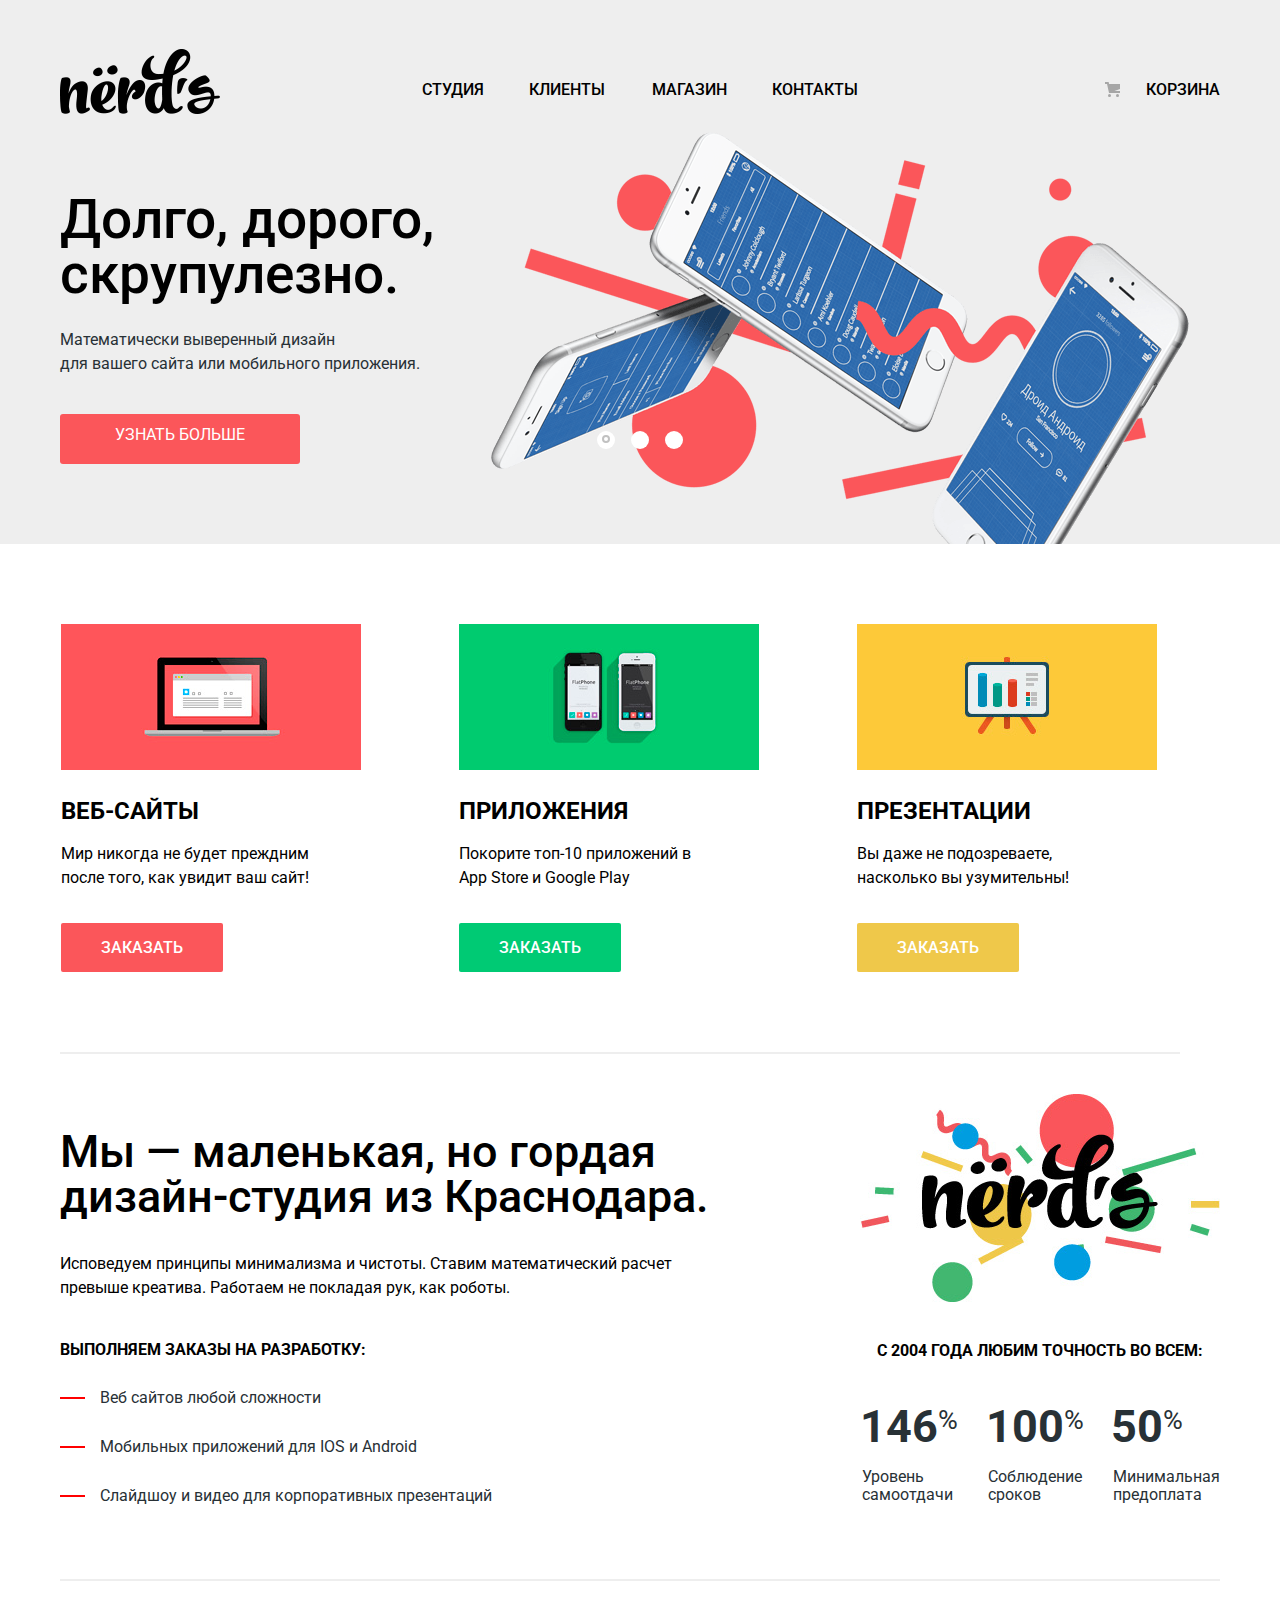
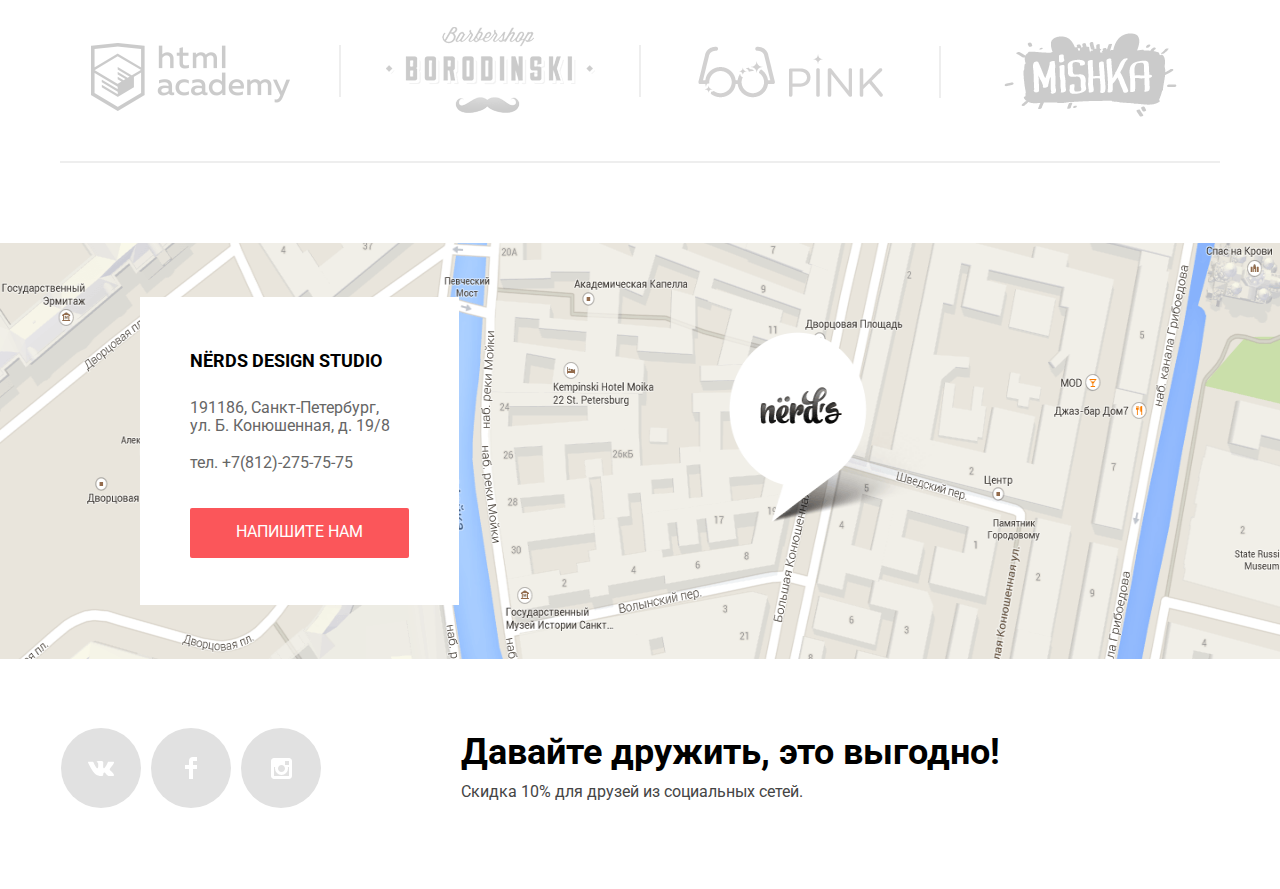
<file: index.html>
<!DOCTYPE HTML>
<html lang="RU">
<head>
<meta charset="utf-8">
<link href="https://fonts.googleapis.com/css?family=Roboto:400,500,700&amp;subset=cyrillic" rel="stylesheet">
<link href="css/normalize.css" rel="stylesheet">
<link href="css/style.css" rel="stylesheet">
<title>Макет HTML Academy "Нёрдс"</title>
</head>
<body>
  <header class="main-header">
    <div class="container">
     <nav class="main-navigation">
      <a href="#" class="main-logo">
          <img src="img/main-logo.png" width="160" height="65" alt="Логотип дизайн-студии Нёрдс">
      </a>
      <ul class="site-navigation">
        <li><a href="#">Студия</a></li>
        <li><a href="#">Клиенты</a></li>
        <li><a href="catalog.html">Магазин</a></li>
        <li><a href="#">Контакты</a></li>
      </ul>
      <ul class="user-navigation">
        <li><a class="cart-link" href="#">Корзина</a></li>
      </ul>
     </nav>
    </div>
    <section class="slider">
     <div class="container">
      <h2 class="visually-hidden">Преимущества</h2>
      <input class="visually-hidden" type="radio" id="product-1" name="toggle" checked>
      <input class="visually-hidden" type="radio" id="product-2" name="toggle">
      <input class="visually-hidden" type="radio" id="product-3" name="toggle">
     <div class="slider-controls">
      <label class="slider-controls-item slider-controls-item--1" for="product-1">Первый</label>
      <label class="slider-controls-item slider-controls-item--2" for="product-2">Второй</label>
      <label class="slider-controls-item slider-controls-item--3" for="product-3">Третий</label>
     </div>
     <ul class="slider-list">
      <li class="slider-item">
       <h3>Долго, дорого,<br> скрупулезно.</h3>
       <p>Математически выверенный дизайн<br> для вашего сайта или мобильного приложения.</p>
       <a class="slider-item-button" href="#">Узнать больше</a>
      </li>
      <li class="slider-item">
       <h3>Любим математику как никто другой</h3>
       <p>Никакого креатива, только математические формулы для расчета идеальных пропорций.</p>
       <a class="slider-item-button" href="#">Узнать больше</a>
      </li>
      <li class="slider-item">
       <h3>Только ночь,<br> только хардкор</h3>
        <p>Работать днем, как все? Мы против этого.<br> Ближе к полуночи работа только начинается.</p>
        <a class="slider-item-button" href="#">Узнать больше</a>
      </li>
     </ul>
    </section>
  </header>
  <main class="container">
    <section class="features">
      <ul class="features-list">
        <li class="features-item">
      <h1 class="visually-hidden">Дизайн-студия Нёрдс</h1>
      <h2>Веб-сайты</h2>
      <p>Мир никогда не будет преждним
      после того, как увидит ваш сайт!</p>
      <a class="button btn-red" href="#">Заказать</a>
    </li>
    <li class="features-item">
      <h2>Приложения</h2>
      <p>Покорите топ-10 приложений
      в App Store и Google Play </p>
      <a class="button btn-green" href="#">Заказать</a>
    </li>
    <li class="features-item">
      <h2>Презентации</h2>
      <p>Вы даже не подозреваете,
      насколько вы узумительны!</p>
      <a class="button btn-yellow" href="#">Заказать</a>
    </li>
  </ul>
    </section>
    <section class="about-us">
      <div class="us">
        <b>Мы &mdash; маленькая, но гордая
        дизайн-студия из Краснодара.</b>
        <p>Исповедуем принципы минимализма и чистоты. Ставим математический
        расчет превыше креатива. Работаем не покладая рук, как роботы.</p>
        <h4 class="list-header">
        Выполняем заказы на разработку:
        </h4>
        <ul class="list-order"> 
          <li class="order">Веб сайтов любой сложности</li>
          <li class="order">Мобильных приложений для IOS и Android</li>
          <li class="order">Слайдшоу и видео для корпоративных презентаций</li>
        </ul>
      </div>
      <div class="statistic">
        <img src="img/nerds-logo.png" width="360" height="208" alt="Логотип дизайн-студии Нёрдс" class="logo-stat"> 
        <h4 class="table-header">с <time datetime="2014-01-01">2004</time> года любим точность во всем:</h4>
        <table class="table">
          <tr>
            <th><span>146<sup>%</sup></span></th>
            <th><span>100<sup>%</sup></span></th>
            <th><span>50<sup>%</sup></span></th>
          </tr>
          <tr>
            <td>Уровень самоотдачи</td>
            <td>Соблюдение сроков</td>
            <td>Минимальная предоплата</td>
          </tr>
        </table>
      </div>
    </section>

    <section class="our-project">
      <p class="visually-hidden">Сайты-партнёры</p>
      <ul class="project-list">
        <li>
         <a href="https://htmlacademy.ru/intensive/htmlcss" class="html-academy">
          <img src="img/html-academy1.png" width="199" height="68" alt="сайт HTML Академия">
         </a>
        </li>
        <li>
         <a href="#" class="borodinski">
          <img src="img/borodinski1.png" width="209" height="90" alt="сайт Borodinski">
         </a>
        </li>
        <li>
         <a href="#" class="pink">
          <img src="img/pink1.png" width="185" height="52" alt="сайт Pink">
         </a>
        </li>
        <li>
         <a href="#" class="mishka">
          <img src="img/mishka1.png" width="173" height="84" alt="сайт Mishki">
         </a>
        </li>
      </ul>
    </section>
  </main>
  <footer class="main-footer">
    <section class="map">
      <div class="img-map">
        
      <img src="img/map.png" width="1500" height="416" alt="Карта">
      </div>
        <div class="container">
         <div class="address">
          <h3>NЁrds design studio</h3>
          <p>191186, Санкт-Петербург,&nbsp;
           ул. Б. Конюшенная, д. 19/8</p>
          <p>тел. <a href="tel:+78122757575">+7(812)-275-75-75</a></p>
          <p> <a href="#" class="button modal">Напишите нам</a></p>
         </div>
        </div>
    </section>
    <div class="container">
     <div class="footer-social">
      <ul>
        <li><a href="#" class="social-button">
          <span class="visually-hidden">Vk</span>
          <svg xmlns="http://www.w3.org/2000/svg" width="26" height="15" viewBox="0 0 26 15"><path fill="#FFF" d="M16.138 11.51c.956-.309 2.18 2.04 3.483 2.939.978.681 1.727.534 1.727.534l3.473-.05s1.815-.112.957-1.554c-.071-.12-.503-1.069-2.585-3.022-2.177-2.043-1.882-1.712.739-5.244 1.597-2.153 2.236-3.468 2.036-4.028-.192-.539-1.365-.399-1.365-.399L20.69.713c-.381.001-.704.119-.851.515-.003.004-.621 1.666-1.445 3.079-1.741 2.989-2.436 3.148-2.724 2.961-.661-.433-.494-1.737-.494-2.664 0-2.897.432-4.105-.846-4.417-.427-.104-.739-.172-1.828-.182-1.392-.021-2.574 0-3.244.329-.445.223-.786.712-.579.74.26.035.843.16 1.155.586.401.552.389 1.789.389 1.789s.229 3.411-.54 3.834c-.528.29-1.25-.302-2.803-3.016-.793-1.388-1.392-2.922-1.392-2.922s-.116-.285-.326-.441c-.25-.185-.6-.244-.6-.244L.848.684S.29.7.085.946c-.182.218-.015.668-.015.668s2.909 6.881 6.203 10.347c3.02 3.182 6.452 2.971 6.452 2.971h1.555s.469-.054.709-.312c.224-.24.214-.691.214-.691s-.031-2.109.935-2.419z"/></svg>
        </a></li>
        <li><a href="#" class="social-button">
          <span class="visually-hidden">Facebook</span>
          <svg xmlns="http://www.w3.org/2000/svg" width="12" height="22" viewBox="0 0 12 22"><path fill="#FFF" d="M12 4V0H8a4 4 0 0 0-4 4v4H0v4h4v10h4V12h4V8H8V4h4z"/></svg>
        </a></li>
        <li><a href="#" class="social-button">
          <span class="visually-hidden">Instagram</span>
          <svg xmlns="http://www.w3.org/2000/svg" width="21" height="21" viewBox="0 0 21 21"><path fill="#FFF" d="M18 0H3C1.35 0 0 1.35 0 3v15c0 1.65 1.35 3 3 3h15c1.65 0 3-1.35 3-3V3c0-1.65-1.35-3-3-3zm-7.5 7c1.93 0 3.5 1.57 3.5 3.5S12.43 14 10.5 14 7 12.43 7 10.5 8.57 7 10.5 7zM18 18H3V9h1.181A6.504 6.504 0 0 0 4 10.5a6.5 6.5 0 1 0 13 0 6.45 6.45 0 0 0-.181-1.5H18v9zm0-11h-4V3h4v4z"/></svg>
        </a></li>
      </ul>
    <div class="friendship">
      <b class="friendships" >Давайте дружить, это выгодно!</b>
      <p>Скидка 10% для друзей из социальных сетей.</p>
    </div>
  </div>
</div>
  </footer>
  <section class="modal-window">
    <button class="modal-close">Закрыть</button>
    <h3>Напишите нам</h3>
    <form class="appointment-form action" method="post">
      <div class="row">
        <p>
          <label for="appointment-name">Ваше имя:</label>
          <input id="appointment-name" type="text" placeholder="Имя Фамилия">
        </p>
        <p>
          <label for="appointment-mail">Ваш e-mail:</label>
          <input id="appointment-mail" type="text" placeholder="email@example.com">
        </p>
      </div>
        <p>
          <label for="appointment-text">Текст письма</label>
          <textarea id="appointment-text" name="comment" placeholder="В свободной форме" cols="40" rows="5"></textarea>
        </p>
        <p>
          <button class="button">Отправить</button>
        </p>
      </form>
    </section>
    <script src="js/popup.js"></script>
</body>
</html>
</file>
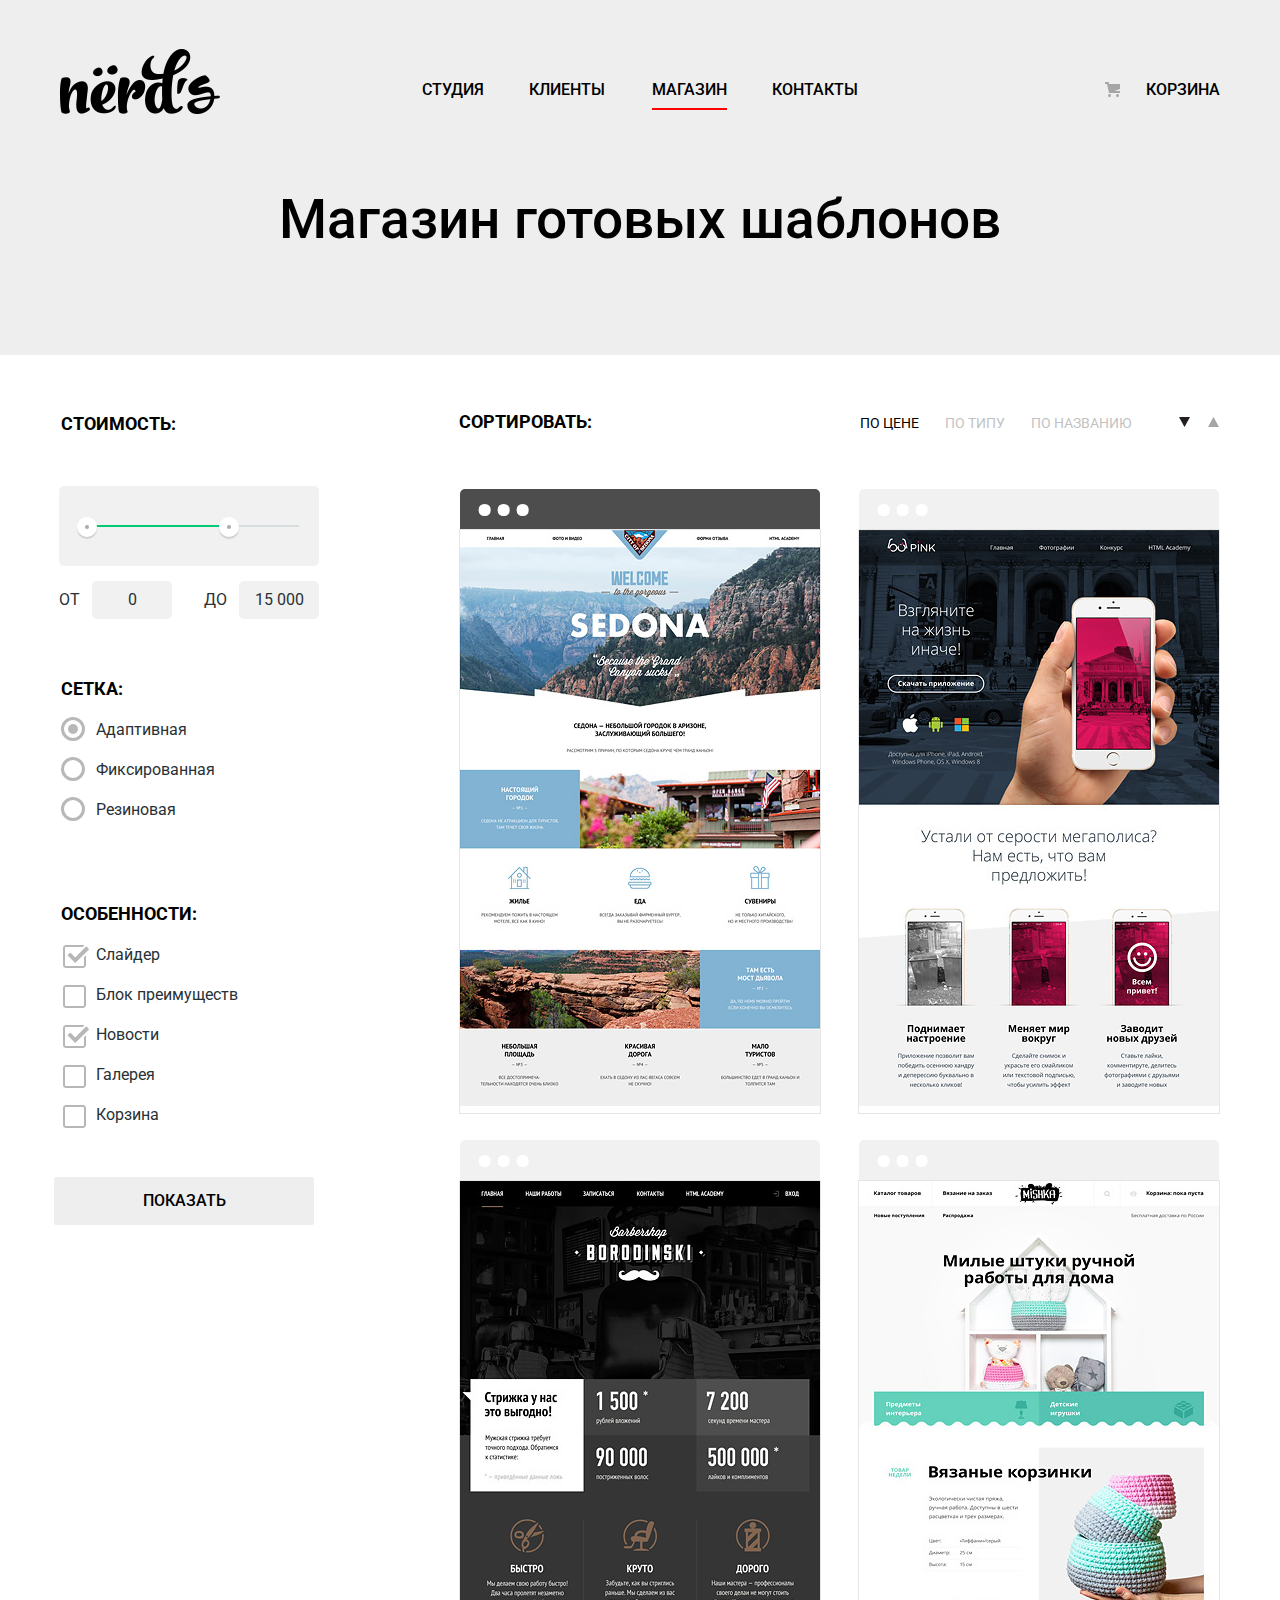
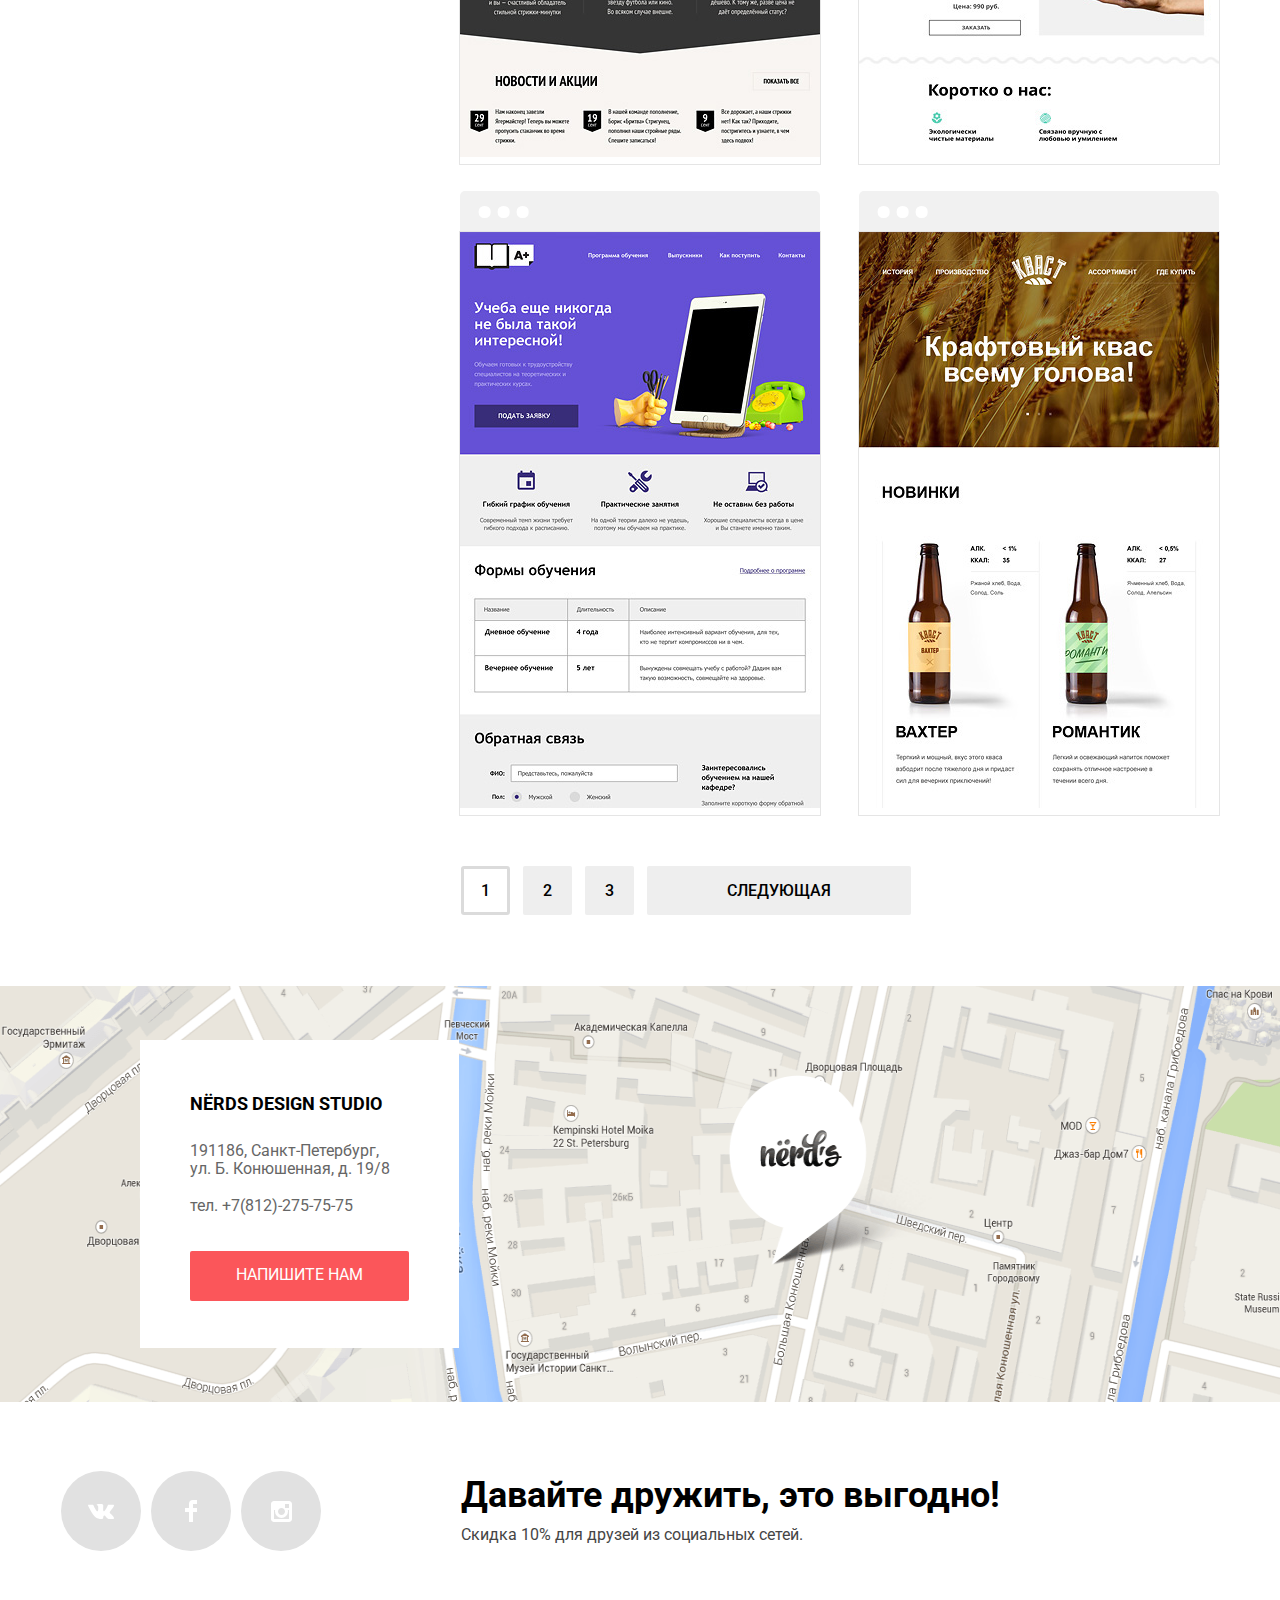
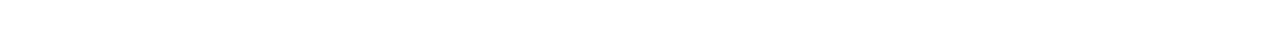
<file: catalog.html>
<!DOCTYPE HTML>
<html lang="RU">
<head>
<meta charset="utf-8">
<link href="https://fonts.googleapis.com/css?family=Roboto:400,500,700&amp;subset=cyrillic" rel="stylesheet">
<link href="css/normalize.css" rel="stylesheet">
<link href="css/style.css" rel="stylesheet">
<title>Макет HTML Academy "Нёрдс"</title>
</head>
<body>
  <header class="main-header">
    <div class="container">
    <nav class="main-navigation">
        <a href="index.html" class="main-logo">
          <img src="img/main-logo.png" width="160" height="65" alt="Логотип дизайн-студии Нёрдс">
        </a>
      <ul class="site-navigation">
        <li><a href="#">Студия</a></li>
        <li><a href="#">Клиенты</a></li>
        <li><a href="#" class="site-navigation-current">Магазин</a></li>
        <li><a href="#">Контакты</a></li>
      </ul>
      <ul class="user-navigation">
        <li><a href="#">Корзина</a></li>
      </ul>
    </nav>
    <h1 class="header-name">Магазин готовых шаблонов</h1>
  </div>
  </header>
  <main class="container catalog-page">
    <section class="filters">
   <form method="get" action="https://echo.htmlacademy.ru" class="filter">
    <fieldset class="fieldset">
      <legend class="main-head">Стоимость:</legend>
        <div class="range-filter">
          <div class="range-controls">
            <div class="scale">
              <div class="bar"></div>
              </div>
            <div class="toggle toggle-min"></div>
            <div class="toggle toggle-max"></div>
          </div>
          <div class="price-controls">
            <label class="min-price">от<input name="min-price" type="text" value="0"></label>
            <label class="max-price">до<input name="max-price" type="text" value="15 000"></label>
          </div>
        </div>
      </fieldset>
      <fieldset class="fieldset">
          <legend class="legend">Сетка:</legend>
          <ul>
            <li class="filter-option">
              <input class="visually-hidden filter-input filter-input-radio" type="radio" name="grid" value="adapt" id="filter-adapt" checked>
              <label for="filter-adapt">Адаптивная</label>
            </li>
            <li class="filter-option">
              <input class="visually-hidden filter-input filter-input-radio" type="radio" name="grid" value="fixt" id="filter-fixt">
              <label for="filter-fixt">Фиксированная</label>
            </li>
            <li class="filter-option">
              <input class="visually-hidden filter-input filter-input-radio" type="radio" name="grid" value="rubber" id="filter-rubber">
              <label for="filter-rubber">Резиновая</label>
            </li>
          </ul>
        </fieldset>
        <fieldset class="fieldset special">
          <legend class="legend">ОСОБЕННОСТИ:</legend>
          <ul>
            <li class="filter-option">
              <input class="visually-hidden filter-input filter-input-checkbox" type="checkbox" name="slider" id="filter-slider" checked>
              <label for="filter-slider">Слайдер</label>
            </li>
            <li class="filter-option">
              <input class="visually-hidden filter-input filter-input-checkbox" type="checkbox" name="features" id="filter-features">
              <label for="filter-features">Блок преимуществ</label>
            </li>
            <li class="filter-option">
              <input class="visually-hidden filter-input filter-input-checkbox" type="checkbox" name="news" id="filter-news" checked>
              <label for="filter-news">Новости</label>
            </li>
            <li class="filter-option">
              <input class="visually-hidden filter-input filter-input-checkbox" type="checkbox" name="galery" id="filter-galery">
              <label for="filter-galery">Галерея</label>
            </li>
            <li class="filter-option">
              <input class="visually-hidden filter-input filter-input-checkbox" type="checkbox" name="basket" id="filter-basket">
              <label for="filter-basket">Корзина</label>
            </li>
          </ul>
        </fieldset>
        <button type="submit" class="filter-btn button">Показать</button>  
      </form>
    </section>

    <section class="catalog">
      <div class="sort">
        <p class="main-catalog">Сортировать:</p>
        <ul class="sort-param">
          <li>
            <a href="#" class="active">По цене</a>
          </li>
          <li>
            <a href="#">По типу</a>
          </li>
          <li>
            <a href="#">По названию</a>
          </li>
          </ul>
          <ul class="revers">
          <li>
            <a href="#" class="active"><span class="visually-hidden">По порядку</span></a>
          </li>
          <li>
            <a href="#"><span class="visually-hidden">В обратном порядке</span></a>
          </li>
        </ul>
      </div>
      <div class="catalog-items">
        <h2 class="visually-hidden">Товары</h2>
      <ul class="catalog-list">
        <li class="catalog-item"><a class="item-link" href="#"></a>
          <img src="img/sedona.jpg" width="360" height="576" alt="Шаблон сайта Седона">
          <div class="price">
           <h3 class="active">Sedona</h3>
           <p>Информационный сайт для&nbsp;туристов</p>
           <a class="button">9 900 руб.</a>
          </div>
        </li>
        <li class="catalog-item"><a class="item-link" href="#"></a>
          <img src="img/pink.jpg" width="360" height="576" alt="Шаблон сайта Пинк">
          <div class="price">
           <h3>Pink APP</h3>
           <p>Продуктовый лендинг приложения для IOS и Android</p>
           <a class="button">9 900 руб.</a>
          </div>
        </li>
        <li class="catalog-item"><a class="item-link" href="#"></a>
          <img src="img/barbershop.jpg" width="360" height="576" alt="Шаблон сайта Барбершоп Бородинский">
          <div class="price">
           <h3>Barbershop</h3>
           <p>Сайт салона красоты. Для&nbsp;мужчин, да.</p>
           <a class="button">9 900 руб.</a>
          </div>
        </li>
        <li class="catalog-item"><a class="item-link" href="#"></a>
          <img src="img/mishka.jpg" width="360" height="576" alt="Шаблон сайта Мишка">
          <div class="price">
           <h3>Mishka</h3>
           <p>Интернет магазин вязаных&nbsp;игрушек</p>
           <a class="button">9 900 руб.</a>
          </div>
        </li>
        <li class="catalog-item"><a class="item-link" href="#"></a>
          <img src="img/aplus.jpg" width="360" height="576" alt="Шаблон сайта А Плюс">
          <div class="price">
           <h3>A Plus</h3>
           <p>Лендинг курсов повышения квалификации</p>
           <a class="button">9 900 руб.</a>
          </div>
        </li>
        <li class="catalog-item"><a class="item-link" href="#"></a>
          <img src="img/kvast.jpg" width="360" height="576" alt="Шаблон сайта Кваст">
          <div class="price">
           <h3>Кваст</h3 >
           <p>Промо-сайт производителя крафтового кваса</p>
           <a class="button">9 900 руб.</a>
          </div>
        </li>
      </ul>
    </div>
        <ul class="paginator-list">
          <li class="paginator-item paginator-item-current"><a class="filter-button button">1</a></li>
          <li class="paginator-item"><a href="#" class="filter-button button">2</a></li>
          <li class="paginator-item"><a href="#" class="filter-button button">3</a></li>
          <li class="paginator-item"><a href="#" class="filter-button button">Следующая</a></li>
        </ul>
    </section>
  </main>
  <footer class="main-footer">
    <section class="map">
      <div class="img-map">
        <iframe class="maps" src="https://www.google.com/maps/embed?pb=!1m18!1m12!1m3!1d1998.6036253002935!2d30.320858715863704!3d59.93871916905446!2m3!1f0!2f0!3f0!3m2!1i1024!2i768!4f13.1!3m3!1m2!1s0x4696310fca145cc1%3A0x42b32648d8238007!2z0JHQvtC70YzRiNCw0Y8g0JrQvtC90Y7RiNC10L3QvdCw0Y8g0YPQuy4sIDE5LzgsINCh0LDQvdC60YIt0J_QtdGC0LXRgNCx0YPRgNCzLCAxOTExODY!5e0!3m2!1sru!2sru!4v1536401926428" width="1500" height="415"  style="border:0" allowfullscreen></iframe>
      <img src="img/map.png" width="1500" height="400" alt="Карта">
      </div>
        <div class="container">
         <div class="address">
          <h3>NЁrds design studio</h3>
          <p>191186, Санкт-Петербург,&nbsp;
           ул. Б. Конюшенная, д. 19/8</p>
          <p>тел. <a href="tel:+78122757575">+7(812)-275-75-75</a></p>
          <p> <a href="#" class="button modal">Напишите нам</a></p>
         </div>
        </div>
    </section>
    <div class="container">
     <div class="footer-social">
      <ul>
        <li><a href="#" class="social-button">
          <span class="visually-hidden">Vk</span>
          <svg xmlns="http://www.w3.org/2000/svg" width="26" height="15" viewBox="0 0 26 15"><path fill="#FFF" d="M16.138 11.51c.956-.309 2.18 2.04 3.483 2.939.978.681 1.727.534 1.727.534l3.473-.05s1.815-.112.957-1.554c-.071-.12-.503-1.069-2.585-3.022-2.177-2.043-1.882-1.712.739-5.244 1.597-2.153 2.236-3.468 2.036-4.028-.192-.539-1.365-.399-1.365-.399L20.69.713c-.381.001-.704.119-.851.515-.003.004-.621 1.666-1.445 3.079-1.741 2.989-2.436 3.148-2.724 2.961-.661-.433-.494-1.737-.494-2.664 0-2.897.432-4.105-.846-4.417-.427-.104-.739-.172-1.828-.182-1.392-.021-2.574 0-3.244.329-.445.223-.786.712-.579.74.26.035.843.16 1.155.586.401.552.389 1.789.389 1.789s.229 3.411-.54 3.834c-.528.29-1.25-.302-2.803-3.016-.793-1.388-1.392-2.922-1.392-2.922s-.116-.285-.326-.441c-.25-.185-.6-.244-.6-.244L.848.684S.29.7.085.946c-.182.218-.015.668-.015.668s2.909 6.881 6.203 10.347c3.02 3.182 6.452 2.971 6.452 2.971h1.555s.469-.054.709-.312c.224-.24.214-.691.214-.691s-.031-2.109.935-2.419z"/></svg>
        </a></li>
        <li><a href="#" class="social-button">
          <span class="visually-hidden">Facebook</span>
          <svg xmlns="http://www.w3.org/2000/svg" width="12" height="22" viewBox="0 0 12 22"><path fill="#FFF" d="M12 4V0H8a4 4 0 0 0-4 4v4H0v4h4v10h4V12h4V8H8V4h4z"/></svg>
        </a></li>
        <li><a href="#" class="social-button">
          <span class="visually-hidden">Instagram</span>
          <svg xmlns="http://www.w3.org/2000/svg" width="21" height="21" viewBox="0 0 21 21"><path fill="#FFF" d="M18 0H3C1.35 0 0 1.35 0 3v15c0 1.65 1.35 3 3 3h15c1.65 0 3-1.35 3-3V3c0-1.65-1.35-3-3-3zm-7.5 7c1.93 0 3.5 1.57 3.5 3.5S12.43 14 10.5 14 7 12.43 7 10.5 8.57 7 10.5 7zM18 18H3V9h1.181A6.504 6.504 0 0 0 4 10.5a6.5 6.5 0 1 0 13 0 6.45 6.45 0 0 0-.181-1.5H18v9zm0-11h-4V3h4v4z"/></svg>
        </a></li>
      </ul>
    <div class="friendship">
      <b class="friendships">Давайте дружить, это выгодно!</b>
      <p>Скидка 10% для друзей из социальных сетей.</p>
    </div>
  </div>
</div>
  </footer>
  <section class="modal-window">
    <button class="modal-close">Закрыть</button>
    <h3>Напишите нам</h3>
    <form class="appointment-form action" method="post">
      <div class="row">
        <p>
          <label for="appointment-name">Ваше имя:</label>
          <input id="appointment-name" type="text" placeholder="Имя Фамилия">
        </p>
        <p>
          <label for="appointment-mail">Ваш e-mail:</label>
          <input id="appointment-mail" type="text" placeholder="email@example.com">
        </p>
      </div>
        <p>
          <label for="appointment-text">Текст письма</label>
          <textarea id="appointment-text" name="comment" placeholder="В свободной форме" cols="40" rows="5"></textarea>
        </p>
        <p>
          <button class="button">Отправить</button>
        </p>
      </form>
    </section>
    <script src="js/popup.js"></script>
</body>
</html>
</file>
<file: css/style.css>
body {
    min-width: 1200px; 
    top: -10px;
    padding: 0;
    font-size: 16px;
    line-height: 24px;
    font-weight: 500;
    font-family: "Roboto", "Arial", sans-serif;
    color: #000000;
    text-transform: uppercase;

    background-color: #ffffff;
}

a {
    color: #666666;
    text-decoration: none;
}

.visually-hidden:not(:focus):not(:active),
.slider input[type="checked"].visually-hidden,
.slider input[type="radio"].visually-hidden {
    position: absolute;

    width: 1px;
    height: 1px;
    margin: -1px;
    border: 0;
    padding: 0;

    white-space: nowrap;

    clip-path: inset(100%);
    clip: rect(0 0 0 0);
    overflow: hidden;
}

.main-navigation {
    display: flex;
    justify-content: space-between;
    align-items: flex-start;
    line-height: 30px;
    width: 100% 
}

.main-logo {
    margin-right: 202px;
    margin-left: -20px;

}

.site-navigation {
    list-style: none;

    margin: 0;
    margin-left: -40px;
    width: 600px;

    display: flex;
    flex-wrap: wrap;
    margin-top: 26px;
}

.site-navigation li {
    margin-right: 45px;
}

.site-navigation a {
    font-size: 16px;
    line-height: 30px;
    color: #000000;
    font-weight: 500;
}

.site-navigation li:nth-child(3) {
    margin-left: 2px;
}


.user-navigation {
    font-size: 16px;
    line-height: 30px;
    color: #000000;
    font-weight: 500;
}

.user-navigation li {
    margin-left: 16px;
}

.container {
    width: 1160px;
    margin: 0 auto;
    padding: 0 20px;
    box-sizing: border-box;
}

.visually-hidden {
    position: absolute;
    width: 1px;
    height: 1px;
    clip: rect(0, 0, 0, 0);
}

.main-header {
    background-color: #eeeeee;

    padding-top: 49px;
    margin-bottom: 80px;
}

.slider {
    position: relative;

    background-color: #eeeeee;
}

.slider-controls {
    position: absolute;
    left: 50%;
    bottom: 104px;
    z-index: 100;

    width: 160px;
    height: 18px;

    text-align: center;
    font-size: 0;
    transform: translateX(-50%);
}

.slider-controls label {
    position: relative;

    display: inline-block;
    width: 18px;
    height: 18px;
    padding: 8px;

   
    border-radius: 50%;
    cursor: pointer;
}

.slider-controls label::after {
    content: "";
    position: absolute;
    top: 9px;
    left: 8px;
    z-index: 1;

    width: 18px;
    height: 18px;
    padding-right: -1px;
    padding-left: -1px;

    background-color: #ffffff;

    border-radius: 50%;
}

.slider-list {
    margin: 0;
    padding: 0;

    list-style: none;
}

.slider-item {
    display: none;
    padding: 78px 0 80px 0;
}

.slider-item:nth-child(1) {
    background-image: url("../img/slide1.png");
    background-repeat: no-repeat;
    background-position: 97.5% 8px;
}

.slider-item:nth-child(2) {
    background-image: url("../img/slide2.png");
    background-repeat: no-repeat;
    background-position: 100% 0;
}

.slider-item:nth-child(3) {
    background-image: url("../img/slide3.png");
    background-repeat: no-repeat;
    background-position: 100% 20px;
}

#product-1:checked ~ .slider-list .slider-item:nth-child(1) {
  display: block;
}

#product-2:checked ~ .slider-list .slider-item:nth-child(2) {
  display: block;
}

#product-3:checked ~ .slider-list .slider-item:nth-child(3) {
  display: block;
}

#product-1:checked ~ .slider-controls .slider-controls-item--1::before,
#product-2:checked ~ .slider-controls .slider-controls-item--2::before,
#product-3:checked ~ .slider-controls .slider-controls-item--3::before {
  content: "";
  position: absolute;
  left: 50%;
  top: 50%;
  z-index: 2;
  width: 4px;
  height: 4px;
  margin: -4px;
  background-color: inherit;
  border: 2px solid #c1c1c1;
  border-radius: 50%;
}

.slider-item h3 {
    font-size: 55px;
    line-height: 55px;
    font-weight: 500;
    color: #000000;
    text-transform: none;

    max-width: 600px;
    margin: 0;
    margin-bottom: 29px;
    margin-left: -20px;
    margin-top: -10px;
}

.slider-item p {
    font-size: 16px;
    line-height: 24px;
    font-weight: 400;
    color: #283136;
    text-transform: none;

    max-width: 430px;
    margin-left:  -20px;
    margin-top: -3px;
    margin-bottom: 38px;
}

.slider-item-button {
    display: block;

    width: 240px;
    padding-top:  -20px;
    padding-bottom: 20px;

    font-size: 16px;
    line-height: 18px;
    font-weight: 400;
    text-align: center;
    text-transform: uppercase;
    text-decoration: none;
    margin-left: -20px;

    border: none;
    border-radius: 3px;
    color: #ffffff;
    background-color: #fb565a;
}

.slider-item a {
    padding-top: 12px;
    text-align: center;
}

.button {
    padding: 15px 40px;
    line-height: 18px;
    margin-bottom: 40px;
    text-align: center;
    vertical-align: middle;

    border: none;
    border-radius: 2px;
    color: #ffffff;
    background-color: #fb565a;
}

.button:hover,
.button:focus {
    background-color: #e74246;
}

.button:active {
    color: rgba(255, 255, 255, 0.3);

    background-color: #d7373b;
    box-shadow: 0 3px rgba(0, 0, 0, 0.1) inset;
}

.btn-red {
    width: 160px;
    height: 50px;
}

.user-navigation {
    position: relative;
    list-style: none;
    margin: 0;
    padding: 0;
    margin-left: auto;
    padding-left: 95px;
    margin-right: -20px;
    margin-top: 26px;
    max-width: 125px;
}

.user-navigation a::before {
    content: '';

    position: absolute;
    width: 17px;
    height: 17px;
    left: 70px;
    top: 50%;
    margin-top: -8px;
    background: url("../img/cart-icon.svg") 0 0 no-repeat;
}

.main-navigation a {
    color: #000000;
}

.main-navigation a:hover,
.main-navigation a:focus {
    color: #fb565a;
}

.main-navigation a:active {
    color: rgba(0,0,0,0.3);
}

.features {
    margin-bottom: 80px;
    position: relative;
}

.features-list li:nth-child(1)::before {
    content: "";

    display: flex;

    background-image: url("../img/notebook.png");
    width: 300px; 
    height: 146px;
    background-color: #ffffff;
}

.features-list li:nth-child(2)::before {
    content: "";

    display: flex;

    background-image: url("../img/mobile.png");
    width: 300px; 
    height: 146px;
    background-color: #ffffff;
}

.features-list li:nth-child(3)::before {
    content: "";

    display: flex;
    background-image: url("../img/presentation.png");
    width: 300px; 
    height: 146px;
    background-color: #ffffff;
}

.features::after {
    content: "";

    position: absolute;
    bottom: -80px;
    top: 428px;
    width: 100%;
    height: 2px;
    margin-left: -20px;
    margin-right: 40px;

    background-color: #eeeeee;
}

.features-list {
    list-style: none;

    display: flex;
    margin: 0;
    padding: 0;
}

.features-item {
    margin-right: 117px;
    margin-left: -19px;
    text-align: left;
    width: 300px;
}

.features-item h2 {
    font-size: 24px;
    line-height: 30px;
    font-weight: 700;
    color: #000000;

    margin: 0;
    padding: 0;
    margin-top: 26px;
}

.features-item p {
    font-size: 16px;
    line-height: 24px;
    font-weight: 400;

    width: 250px;
    text-transform: none;
    margin: 0;
    padding: 0;

    margin-top: 16px;
    margin-bottom: 45px;
}

.features-item:last-child a {
    background-color: #efc84a;
}

.features-item:last-child a:focus,
.features-item:last-child a:hover {
    background-color: #eab534;
}

.features-item:last-child a:active {
    background-color: #e5a722;
}

.features-item:nth-child(2) a {
    background-color: #00ca74;
}

.features-item:nth-child(2) a:focus,
.features-item:nth-child(2) a:hover {
    background-color: #00bc6c;
}

.features-item:nth-child(2) a:active {
    background-color: #00aa62;
}

.about-us {
    position: relative;
    padding-top: 40px;
    margin-bottom: 75px;

    display: flex;
    justify-content: space-between;
}

.about-us::after {
    content: "";

    position: absolute;
    bottom: -57px;
    width: 1160px;
    height: 2px;
    margin-left: -20px;
    margin-right: 10px;

    background-color: #eeeeee;
}

.us {
    margin-top: 50px;
    margin-left: -20px;
    width: 660px;
}

.statistic {
    width: 360px;
}

.us b {
    font-size: 45px;
    line-height: 45px;
    font-weight: 500;
    color: #000000;

    text-transform: none;
}

.us p {
    margin-top: 33px;
    text-transform: none;
    font-size: 16px;
    line-height: 24px;
    font-weight: 400;
}

.list-order {
    font-size: 16px;
    line-height: 24px;
    font-weight: 400;
    color: #283136;
    margin-top: -1px;

    list-style: none;
    text-transform: none;
}

.about-us h4 {
    font-size: 16px;
    line-height: 24px;
    font-weight: 700;
    color: #000000;
    margin-top: 38px;
}

.us li {
    font-size: 16px;
    line-height: 24px;
    font-weight: 400;
    color: #283136;

    position: relative;
    margin-top: 25px;
    padding-left: 0px;
}

.us li::before {
    content: " ";

    position: absolute;
    height: 2px;
    width: 25px;

    top: 50%;
    margin-top: -1px;
    left: -40px;

    background-color: red;
}

.statistic h4 {
    font-size: 16px;
    line-height: 24px;
    font-weight: 700;
    color: #000000;
    margin-top: 30px;

    text-align: center;
}

.statistic, 
.table {
    margin-top: 15px;
    margin-right: -20px;
}

.statistic td {
    font-size: 16px;
    line-height: 18px;
    color: #283136;
    font-weight: 400;
    text-transform: none;
    padding-left: 0px;
}

.statistic th {
    font-weight: 700;
    font-size: 45px;
    color: #283136;
    text-align: left;
}

.table span {
    display: block;
    margin-bottom: 25px;
    margin-right: 20px;
    margin-left: -3px;
    margin-top: 28px;
}

.table sup {
    font-size: 60%;
    font-weight: 400;
}


.our-project {
    padding: 47px 30px 0 40px;
    margin-bottom: 50px;
}

.project-list {
    position: relative;
    display: flex;
    justify-content: space-between;
}

.project-list::after {
    content: "";

    position: absolute;
    bottom: -4px;
    left: 0px;
    width: 1160px;
    height: 2px;
    margin-left: -60px;

    background-color: #eeeeee;
}

.project-list li {
    list-style: none;
    filter: alpha(Opacity=20);
    opacity: 1;
    margin-left: -40px;

    position: relative;
}
.project-list li:nth-child(1) {
    position: relative;
    left: 1px;
    top: 1px;
}
.project-list li:nth-child(2) {
    position: relative;
    top: -15px;
    left: 2px;
}

.project-list li:nth-child(3) {
    position: relative;
    top: 4px;
    left: 11px; 
    bottom: -5px;
}

.project-list li:nth-child(4) {
    position: relative;
    top: -9px;
    left: 37px;
}

.project-list a {
    filter: alpha(Opacity=20);
    opacity: 0.2;

    position: relative;

    top: -20px;
    right: 30px;
}

.project-list a:hover,
.project-list a:focus {
    filter: alpha(Opacity=20);
    opacity: 1;
}

.project-list a:active {
    filter: alpha(Opacity=20);
    opacity: 0.1;
}

.project-list li::after {
    content: "";
    position: absolute;
    height: 52px;
    width: 2px;
    right: -20px;

    background-color: #eeeeee;
}

.project-list li:nth-child(1):after {
    position: absolute;
    top: -18px;
    left: 218px;
}

.project-list li:nth-child(2):after {
    position: absolute;
    top: -2px;
    left: 223px;
}

.project-list li:nth-child(3):after {
    position: absolute;
    top: -20px;
    left: 211px;
}

.project-list li:nth-child(4):after {
   visibility: hidden;
}

.project-list li:last-shild::after {
    display: none;
}

.main-footer {
    margin-top: 80px;
}

.map {
    position: relative;
}

.maps {
    position: absolute;
    width: 100%;
    height: 100%;
}

.img-map img {
    margin-top: 4px;
    height: 416px;
    width: 100%;
}

.address {
    position: absolute;
    top: 50%;
    left: 140px;
    padding: 55px;
    padding-right: 54px;
    padding-bottom: 54px;
    width: 210px;
    height: 199px;

    margin-top: -156px;

    background-color: #ffffff;
}

.address h3 {
    font-size: 18px;
    line-height: 30px;
    color: #000000;
    font-weight: 700;

    margin-left: -5px;
    margin-top: -6px;
    margin-bottom: 25px;
}

.address p {
    font-size: 16px;
    line-height: 18px;
    color: #666666;
    font-weight: 400;

    text-transform: none;
    text-align: left;

    margin: 0;
    padding: 0;
    margin-bottom: 21px;
    margin-left: -5px;
    margin-top: -2px;

}

.modal {

    display: block;
    cursor: pointer;
    margin-top: 38px;
    text-transform: uppercase;

    width: 139px;
    height: 20px;
    text-align: center;
}

.footer-social {
    padding: 65px 5px;
    margin-right: 140px;

    display: flex;
}

.social-button {
    display: flex;
    align-items: center;
    justify-content: center;
    border-radius: 50%;
    width: 80px;
    height: 80px;
    background-color: #e1e1e1;
}

.social-button:hover,
.social-button:focus {
    background-color: #e74246;
}

.social-button:active {
    background-color: #d7373b;
    fill: #e37376
}

.socil-button:active path {
    fill: #e37376;
}

.friendship {
    width: 560px;
    margin-top: 3px;
    margin-left: 140px;
}

.friendship b {
    font-size: 36px;
    line-height: 36px;
    font-weight: 700px;
    color: #000000;

    text-transform: none;
    text-align: left;

    margin: 0;
}

.friendship p {
    font-size: 16px;
    line-height: 22px;
    font-weight: 400;
    color: #444444;

    text-transform: none;
    text-align: left;
    color: #454545;

    margin: 0;
    margin-top: 10px;
}

.footer-social ul {
    list-style: none;

    display: flex;
    flex-wrap: wrap;
    justify-content: space-between;
    width: 260px;
    padding: 0;
    margin-top: -3px;
    margin-left: -24px;
}

.modal-window {
    display: none;
    position: fixed;
    padding: 85px 100px;
    width: 760px;
    top: 80px;
    left: 50%;
    margin-left: -480px;

    box-shadow: 0 30px 60px rgba(0,0,0,0.7);
    background-color: #ffffff;
}

.modal-show {
    display: block;
    animation-name: bounce;
    animation-duration: 0.6s;
}

.modal-window h3 {
    font-size: 45px;
    line-height: 45px;
    font-weight: 500px;
    color: #000000;

    margin: 0;
    margin-bottom: 40px;
    padding: 0;
    text-transform: none;
}

.modal-window label {
    font-size: 16px;
    line-height: 18px;
    font-weight: 700;
    color: #000000;

    display: block;
    margin-bottom: 10px;
    
    text-transform: none;
}

.modal-window input {
    font-size: 16px;
    line-height: 18px;
    font-weight: 400;
    color: #444444;

    padding: 10px;
    color: #d7dcde;
    width: 335px;
}

.modal-window textarea
.modal-window input[type='text'] {
    box-sizing: border-box;

    font: inherit;
    color: #444;
    border: 2px solid #cbcecf;
    border-radius: 2px;
    opacity: 0.5;
}

.modal-window textarea:hover,
.modal-window input[type='text']:hover {
    border: 2px solid #b4b9bb;
}

.modal-window textarea:focus,
.modal-window input[type='text']:focus {
    border: 2px solid #000;
    opacity: 1;
}

.modal-window textarea {
    width: 753px;
    margin-bottom: 35px;
}

.modal-window .button {
    font-size: 16px;
    line-height: 18px;
    font-weight: 500;
    color: #ffffff;

    text-transform: uppercase;
    width: 260px;
}

.row {
    display: flex;
    justify-content: space-between;
    flex-wrap: wrap;
}

.row p {
    width: 360px;
}

.modal-close {
    position: absolute;
    top: 85px;
    right: 110px;

    width: 25px;
    height: 25px;

    font-size: 0;

    background-color: transparent;  
    border: 0;

    cursor: pointer;
}

.modal-close::before,
.modal-close::after {
    content: '';

    position: absolute;

    width: 28px;
    height: 4px;

    top: 11px;
    left: -2px;
    
    background-color: #fb565a;
    opacity: 0.3;
    
}

.modal-close:hover::before,
.modal-close:hover::after,
.modal-close:focus::before,
.modal-close:focus::after{
    opacity: 1;
    outline: transparent;
}

.modal-close:active::before,
.modal-close:active::after {
    opacity: 0.2;
    outline: transparent;
}

.modal-close::before {
    transform: rotate(45deg);
}

.modal-close::after {
    transform: rotate(-45deg);
}

@keyframes bounce {
  0% {
    transform: translateY(-2000px);
  }

  70% {
    transform: translateY(30px);
  }

  90% {
    transform: translateY(-10px);
  }

  100% {
    transform: translateY(0);
  }
}

/*Catalog*/

.header-name {
    text-align: center;
    font-size: 55px;
    line-height: 55px;
    font-weight: 500;
    color: #000000;
    text-transform: none;

    margin-top: 68px;
    padding-bottom: 108px;
}

.catalog-page {
    display: flex;
    justify-content: space-between;
}

.filters {
    width: 260px;
}

.main-head {
    font-size: 18px;
    line-height: 30px;
    font-weight: 700;
    color: #000000;

    margin: 0;
    padding-bottom: 20px;
}

.main-catalog {
    font-size: 18px;
    line-height: 18px;
    font-weight: 700;
    color: #000000;

    margin-top: 42px;
    padding-bottom: 20px;
    padding-left: 19px;
}

.fieldset {
    margin: 0;
    padding: 0;
    margin-top: -26px;
    margin-bottom: 81px;
    margin-left: -19px;

    border: none;
}

.fieldset ul {
    margin: 0;
    margin-top: 20px;
    margin-left: 35px;
    padding: 0;

    list-style: none;
    text-transform: none;
    line-height: 20px;
    font-weight: 400;
} 
.legend {
    font-size: 18px;
    line-height: 30px;
    font-weight: 700;
    color: #000000;
}

.range-filter {
    width: 260px;
    margin-top: 27px;
    margin-left: -2px;
}

.range-controls {
    position: relative;

    height: 41px;
    margin-bottom: 15px;
    padding-top: 39px;
    padding-left: 20px;
    padding-right: 20px;

    background-color: #f1f1f1;

    border-radius: 5px;
}

.range-controls
.scale {
    height: 2px;

    background: #d7dcde;
}

.range-controls 
.bar {
    width: 70%;
    height: 2px;

    background-color: #00ca74;
}

.range-controls 
.toggle {
    position: absolute;
    top: 31px;
    left: 0;

    height: 4px;
    width: 4px;
    padding: 0;

    cursor: pointer;
    border: 8px solid #ffffff;
    background-color: #ababab;
    box-shadow: 0 2px 1px 0 #cfcfcf;
    border-radius: 50%
}

.range-controls 
.toggle-min {
  left: 18px;
}

.range-controls 
.toggle-max {
  left: 160px;
}

.price-controls {
    font-size: 0;
}

.price-controls label {
    display: inline-block;
    width: 50%;

    font-size: 16px;
    line-height: 22px;
    font-weight: 400;
    color: #283136;
    text-transform: uppercase;
}

.price-controls input {
    width: 60px;
    padding: 8px 10px;
    margin-left: 12px;

    font-family: "Roboto", Arial, sans-serif;
    font-size: 16px;
    line-height: 22px;
    font-weight: 400;
    text-align: center;
    color: #283136;

    border: none;
    border-radius: 5px;
    background-color: #f1f1f1; 
}

.max-price {
    text-align: right;
    font-weight: 400;
    color: #454c51;
}

.min-price {
    font-weight: 400;
    color: #454c51;
}

.filter-option {
    margin-bottom: 17px;
}

.filter-option label {
    font-size: 16px;
    line-height: 20px;
    font-weight: 400;
    color: #283136;
    padding-bottom: 7px;
    margin-top: -4px;

    position: relative;

    display: block;

    cursor: pointer;
    user-select: none;
}

.filter-input-checkbox + label::before {
    content: "";
    position: absolute;

    width: 27px;
    height: 25px;
    top: 0;
    left: -33px;

    opacity: 0.4;
    background: url("../img/checkbox-off.svg") no-repeat 0 0;
}

.filter-input-checkbox:hover + label::before {
    opacity: 1;
}

.filter-input-checkbox:checked:hover + label::before {
    opacity: 1;
}

.filter-input-checkbox:checked + label::before {
    content: "";
    position: absolute;

    width: 27px;
    height: 25px;

    top: 0;
    left: -33px;

    opacity: 0.4;
    background: url("../img/checkbox-on.svg") no-repeat 0 0;
}

.filter-input-radio + label::before {
    content: "";
    position: absolute;

    width: 18px;
    height: 18px;
    top: -3px;
    left: -35px;

    opacity: 0.4;
    border: 3px solid #4d4d4d;
    border-radius: 50%
}

.filter-input-radio:checked + label::after {
    content: "";
    position: absolute;

    width: 10px;
    height: 10px;

    top: 4px;
    left: -28px;

    opacity: 0.4;
    background-color: #4d4d4d;
    border-radius: 50%
}

.filter-input-radio:hover + label::before {
    opacity: 1;
}

.filter-input-radio:checked:hover + label::after {
    opacity: 1;
}

.filter-btn {
    font-size: 16px;
    line-height: 18px;
    font-weight: 500;
    color: #000000;
    text-transform: uppercase;
    width: 260px;
    background-color: #eeeeee;
    color: #000000;
    margin-left: -26px;
    margin-top: -53px;

}

.filter-btn:hover {
    background-color: #dfdfdf;
}

.filter-btn:active {
    color: #000000;
    background-color: #d5d5d5;
}

.filter-button {
    background-color: #eeeeee;
    color: #000000;
}

.filter-button:hover {
    background-color: #dfdfdf;
}

.filter-button:active {
    background-color: #d5d5d5;
    border-top: 3px solid #bfbfbf;
    border-radius: 3px;
    color: #000000;
    opacity: 0.3;
}

.catalog {
    width: 760px;
}

.sort {
    display: flex;
    justify-content: space-between;
    margin-top: -64px;
}

.sort-param {
    font-size: : 14px;
    line-height: 18px;
    font-weight: 400;
    list-style: none;

    display: flex;
    justify-content: space-between;
    align-items: center;
    width: 272px;
    padding-left: 235px;
    padding-right: 0px;
    padding-bottom: 0px;
    margin-bottom: 10px;
}

.sort-param li:hover {
    opacity: 0.8;
}

.sort-param a {
    font-size: 14px;
    line-height: 18px;
    font-weight: 400;

    opacity: 0.4;
}
.sort-param a:hover {
    color: #666666;
}

.sort-param a:active {
    color: #000000;
}

.sort-param 
.active {
    opacity: 1;
}

.active {
    font-size: 14px;
    line-height: 18px;
    font-weight: 400;
    color: #000000;
}

.revers {
    list-style: none;
    position: relative;

    display: flex;
    margin-left: 15px;
    align-items: center;
    width: 40px;
    padding: 0;
    padding-bottom: 7px;
    margin-right: -19px;
}

.revers a::after {
    content: "";
    position: absolute;

    width: 11px;
    height: 10px;
    color: #000000;

    background: url("../img/icon-down-dir.svg") no-repeat 0 0;
}

.revers li:last-child a::after {
    width: 11px;
    height: 10px;
    color: #a6a6a6;

    margin-left: 29px;
    background: url("../img/icon-up-dir.svg") no-repeat 0 0;
}

.revers li:hover {
    opacity: 0.8;
}

.revers a {
    opacity: 0.4;
}

.revers 
.active {
    opacity: 1;
}

.catalog-list {
    list-style: none;

    padding: 0;
    margin-top: 24px;

    display: flex;
    flex-wrap: wrap;
    justify-content: space-between;
}

.catalog-item {
    width: 360px;
    margin-bottom: 30px;
    margin-right: -20px;
    margin-left: 19px;

    position: relative;
}

.catalog-item {
    margin-top: 36px;
    border: 1px solid #e5e5e5;
}

.catalog-item:hover::before {
    background-color: #797979;
}

.price {
    display: none;
    bottom: 0;
    width: 100%;
    position: absolute;

    text-align: center;
    background-color: #eeeeee;
}

.catalog-item:hover .price {
    display: block;
}

.price 
.button {
    font-size: 16px;
    line-height: 18px;
    font-weight: 500;
    color: #ffffff;

    display: block;
    width: 30%;
    margin: 0 auto;
    margin-bottom: 45px;
}

.price h3 {
    font-size: 18px;
    line-height: 30px;
    font-weight: 700;
    color: #000000;

    margin-bottom: 20px;
    margin-top: 30px;
}

.price p {
    font-size: 16px;
    line-height: 18px;
    font-weight: 400;
    color: #666666;
    text-transform: none;

    margin: 0 auto;
    margin-bottom: 30px;
    width: 250px;
}

.paginator-list {
    list-style: none;
    box-sizing: border-box;

    padding: 0;
    margin: 0;
    width: 460px;
    padding-right: 10px;
    margin-top: 32px;
    margin-left: 21px;

    display: flex;
    justify-content: space-between;
}

.paginator-item 
.button {
    padding: 15px 20px;
}

.paginator-item:last-child 
.button {
    font-size: 16px;
    line-height: 18px;
    font-weight: 500;
    color: #000000;

    padding: 15px 80px;
}

.paginator-item-current 
.button {
    font-size: 16px;
    line-height: 18px;
    font-weight: 500;
    color: #000000;

    padding: 12px 17px;
    background-color: #ffffff;
    border: 3px solid #dbdbdb;
    border-radius: 3px;
}

.paginator-item-current .button:hover {
    background-color: #ffffff;
}

.site-navigation-current {
    position: relative;
}

.site-navigation-current::after {
    content: "";
    position: absolute;

    height: 2px;
    width: 100%;
    bottom: -11px;
    left: 0;

    background: red;
}

.catalog-item::after {
    position: absolute;
    top: -31px;
    left: 15px;
    font-size: 55px;
    content: "•••";
    color: white;
}

.catalog-item::before {
    position: absolute;
    top: -41px;
    width: 100%;
    height: 30px;
    border-top-left-radius: 5px;
    border-top-right-radius: 5px;
    background: #f1f1f1;
    content: "";
    padding-bottom: 10px;
}

.catalog-item:hover::before {
    background: #797979;
    
}
.catalog-item:nth-child(1)::before {
    position: absolute;
    top: -41px;
    background-color: #4d4d4d;
    padding-bottom: 10px;
}
</file>
